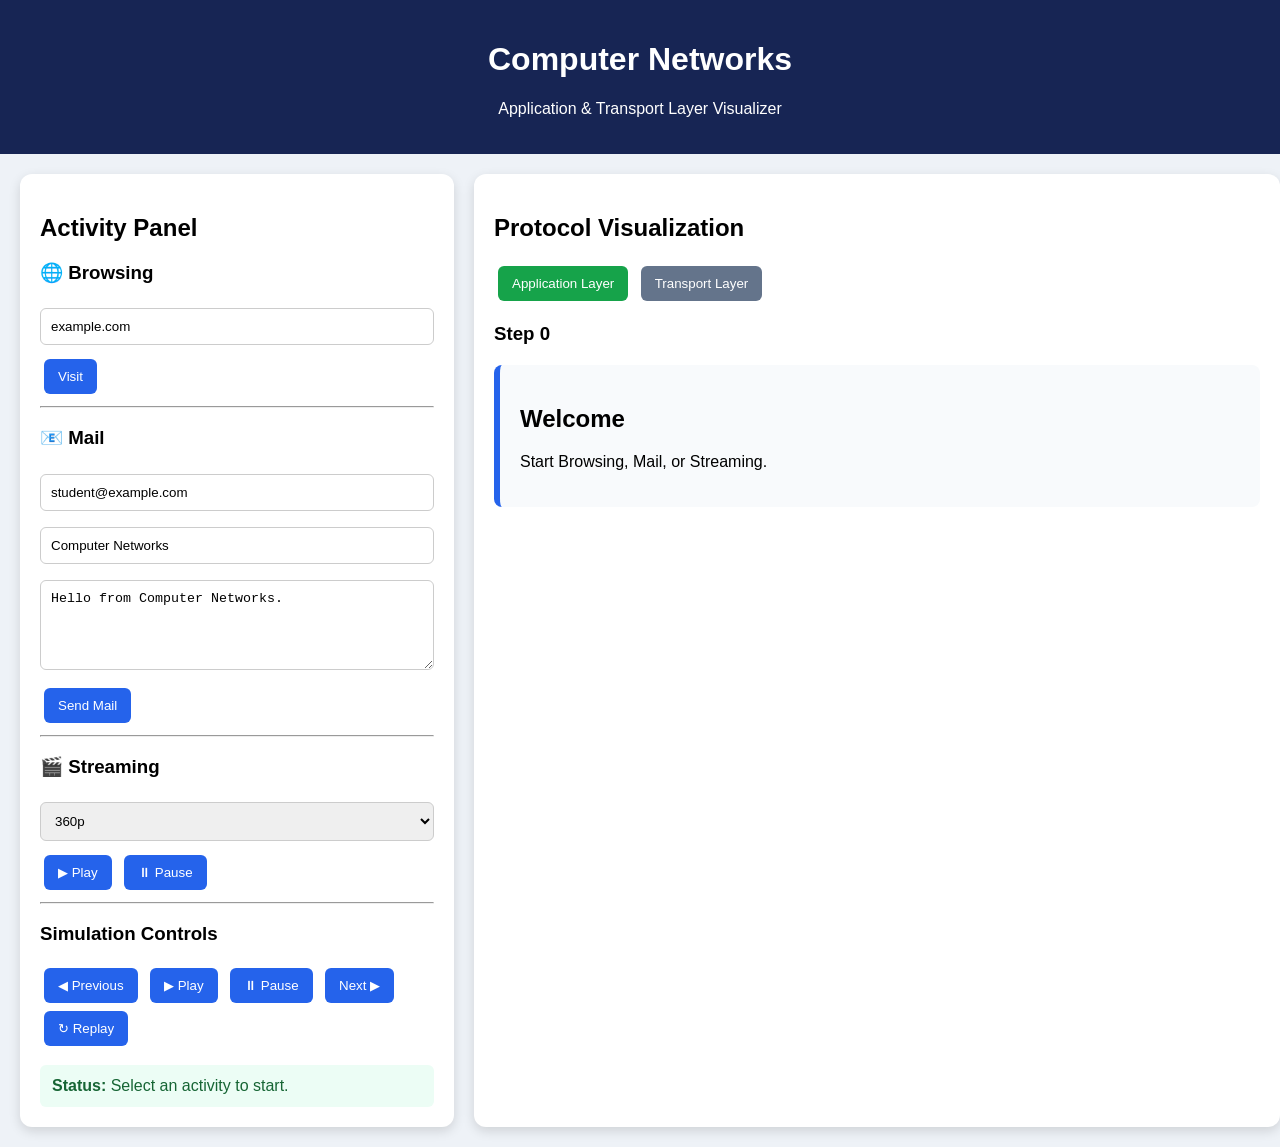
<file: index.html>
<!DOCTYPE html>
<html lang="en">
<head>
    <meta charset="UTF-8">
    <meta name="viewport" content="width=device-width, initial-scale=1.0">
    <title>Computer Networks Assignment 2</title>

    <style>
        * {
            box-sizing: border-box;
        }

        body {
            margin: 0;
            font-family: Arial, sans-serif;
            background: #eef2f7;
        }

        header {
            background: #172554;
            color: white;
            text-align: center;
            padding: 20px;
        }

        .dashboard {
            display: grid;
            grid-template-columns: 35% 65%;
            gap: 20px;
            padding: 20px;
            max-width: 1400px;
            margin: auto;
        }

        .panel {
            background: white;
            padding: 20px;
            border-radius: 12px;
            box-shadow: 0 4px 12px #0002;
        }

        input, textarea, select {
            width: 100%;
            padding: 10px;
            margin: 6px 0 10px;
            border: 1px solid #ccc;
            border-radius: 6px;
        }

        textarea {
            height: 90px;
        }

        button {
            background: #2563eb;
            color: white;
            border: 0;
            padding: 10px 14px;
            margin: 4px;
            border-radius: 6px;
            cursor: pointer;
        }

        button:hover {
            background: #1d4ed8;
        }

        .tab {
            background: #64748b;
        }

        .active {
            background: #16a34a !important;
        }

        .status {
            margin-top: 15px;
            padding: 12px;
            background: #ecfdf5;
            color: #166534;
            border-radius: 6px;
        }

        .card {
            margin-top: 20px;
            padding: 20px;
            background: #f8fafc;
            border-left: 6px solid #2563eb;
            border-radius: 8px;
        }

        .tcp {
            border-left-color: #16a34a;
        }

        .field {
            display: flex;
            justify-content: space-between;
            padding: 10px;
            margin: 5px 0;
            background: white;
            border: 1px solid #ddd;
            border-radius: 5px;
        }

        @media (max-width: 800px) {
            .dashboard {
                grid-template-columns: 1fr;
            }
        }
    </style>
</head>

<body>

<header>
    <h1>Computer Networks</h1>
    <p>Application & Transport Layer Visualizer</p>
</header>

<div class="dashboard">

    <!-- LEFT PANEL -->

    <div class="panel">

        <h2>Activity Panel</h2>

        <h3>🌐 Browsing</h3>

        <input id="url" value="example.com">

        <button onclick="start('browsing')">
            Visit
        </button>

        <hr>

        <h3>📧 Mail</h3>

        <input
            id="to"
            value="student@example.com"
            placeholder="To"
        >

        <input
            id="subject"
            value="Computer Networks"
            placeholder="Subject"
        >

        <textarea id="body">Hello from Computer Networks.</textarea>

        <button onclick="start('mail')">
            Send Mail
        </button>

        <hr>

        <h3>🎬 Streaming</h3>

        <select id="quality">
            <option>360p</option>
            <option>720p</option>
            <option>1080p</option>
        </select>

        <br>

        <button onclick="start('streaming')">
            ▶ Play
        </button>

        <button onclick="pause()">
            ⏸ Pause
        </button>

        <hr>

        <h3>Simulation Controls</h3>

        <button onclick="previousStep()">
            ◀ Previous
        </button>

        <button onclick="play()">
            ▶ Play
        </button>

        <button onclick="pause()">
            ⏸ Pause
        </button>

        <button onclick="nextStep()">
            Next ▶
        </button>

        <button onclick="replay()">
            ↻ Replay
        </button>

        <div class="status">
            <b>Status:</b>
            <span id="status">
                Select an activity to start.
            </span>
        </div>

    </div>


    <!-- RIGHT PANEL -->

    <div class="panel">

        <h2>Protocol Visualization</h2>

        <button
            id="appTab"
            class="tab active"
            onclick="showApplication()">
            Application Layer
        </button>

        <button
            id="tcpTab"
            class="tab"
            onclick="showTransport()">
            Transport Layer
        </button>

        <h3 id="step">
            Step 0
        </h3>

        <div id="output">

            <div class="card">
                <h2>Welcome</h2>
                <p>
                    Start Browsing, Mail, or Streaming.
                </p>
            </div>

        </div>

    </div>

</div>


<script>

let application = [];
let transport = [];

let current = 0;
let view = "application";
let timer = null;


// START ACTIVITY

async function start(activity) {

    pause();

    current = 0;

    document.getElementById("status").innerText =
        "Starting " + activity + "...";

    try {

        const response = await fetch("/simulate", {

            method: "POST",

            headers: {
                "Content-Type": "application/json"
            },

            body: JSON.stringify({
                activity: activity
            })

        });

        if (!response.ok) {
            throw new Error(
                "HTTP " + response.status
            );
        }

        const data = await response.json();

        application = data.application || [];
        transport = data.transport || [];

        document.getElementById("status").innerText =
            activity.toUpperCase() +
            " simulation started.";

        render();

    } catch (error) {

        document.getElementById("status").innerText =
            "ERROR: " + error.message;

        console.error(error);
    }
}


// APPLICATION TAB

function showApplication() {

    view = "application";

    document
        .getElementById("appTab")
        .classList.add("active");

    document
        .getElementById("tcpTab")
        .classList.remove("active");

    render();
}


// TRANSPORT TAB

function showTransport() {

    view = "transport";

    document
        .getElementById("tcpTab")
        .classList.add("active");

    document
        .getElementById("appTab")
        .classList.remove("active");

    render();
}


// RENDER

function render() {

    if (view === "application") {
        renderApplication();
    } else {
        renderTransport();
    }
}


// APPLICATION

function renderApplication() {

    if (application.length === 0) {

        document.getElementById("output").innerHTML = `
            <div class="card">
                <h2>No Application Events</h2>
                <p>Start an activity first.</p>
            </div>
        `;

        return;
    }

    let i = Math.min(
        current,
        application.length - 1
    );

    let e = application[i];

    document.getElementById("step").innerText =
        "Application Step " +
        (i + 1) +
        " / " +
        application.length;

    document.getElementById("output").innerHTML = `

        <div class="card">

            <h2>${e.protocol}</h2>

            <h3>${e.message}</h3>

            <p>
                <b>Direction:</b>
                ${e.direction}
            </p>

            <p>
                ${e.description}
            </p>

        </div>
    `;
}


// TRANSPORT

function renderTransport() {

    if (transport.length === 0) {

        document.getElementById("output").innerHTML = `
            <div class="card">
                <h2>No Transport Events</h2>
                <p>Start an activity first.</p>
            </div>
        `;

        return;
    }

    let i = Math.min(
        current,
        transport.length - 1
    );

    let e = transport[i];

    document.getElementById("step").innerText =
        "Transport Step " +
        (i + 1) +
        " / " +
        transport.length;

    document.getElementById("output").innerHTML = `

        <div class="card tcp">

            <h2>
                TCP ${e.type}
            </h2>

            <p>
                <b>Direction:</b>
                ${e.direction}
            </p>

            <div class="field">
                <b>Seq</b>
                <span>${e.seq}</span>
            </div>

            <div class="field">
                <b>Ack</b>
                <span>${e.ack}</span>
            </div>

            <div class="field">
                <b>Window</b>
                <span>${e.window}</span>
            </div>

            <div class="field">
                <b>Flags</b>
                <span>${e.flags}</span>
            </div>

            <div class="field">
                <b>Length</b>
                <span>${e.length}</span>
            </div>

            <div class="field">
                <b>TCP State</b>
                <span>${e.state}</span>
            </div>

        </div>
    `;
}


// NEXT

function nextStep() {

    let total = Math.max(
        application.length,
        transport.length
    );

    if (total === 0) {
        return;
    }

    if (current < total - 1) {
        current++;
        render();
    }
}


// PREVIOUS

function previousStep() {

    if (current > 0) {
        current--;
        render();
    }
}


// PLAY

function play() {

    if (timer !== null) {
        return;
    }

    let total = Math.max(
        application.length,
        transport.length
    );

    if (total === 0) {
        return;
    }

    timer = setInterval(function() {

        if (current >= total - 1) {
            pause();
            return;
        }

        current++;

        render();

    }, 1200);
}


// PAUSE

function pause() {

    if (timer !== null) {

        clearInterval(timer);

        timer = null;
    }
}


// REPLAY

function replay() {

    pause();

    current = 0;

    render();
}

</script>

</body>
</html>
</file>
